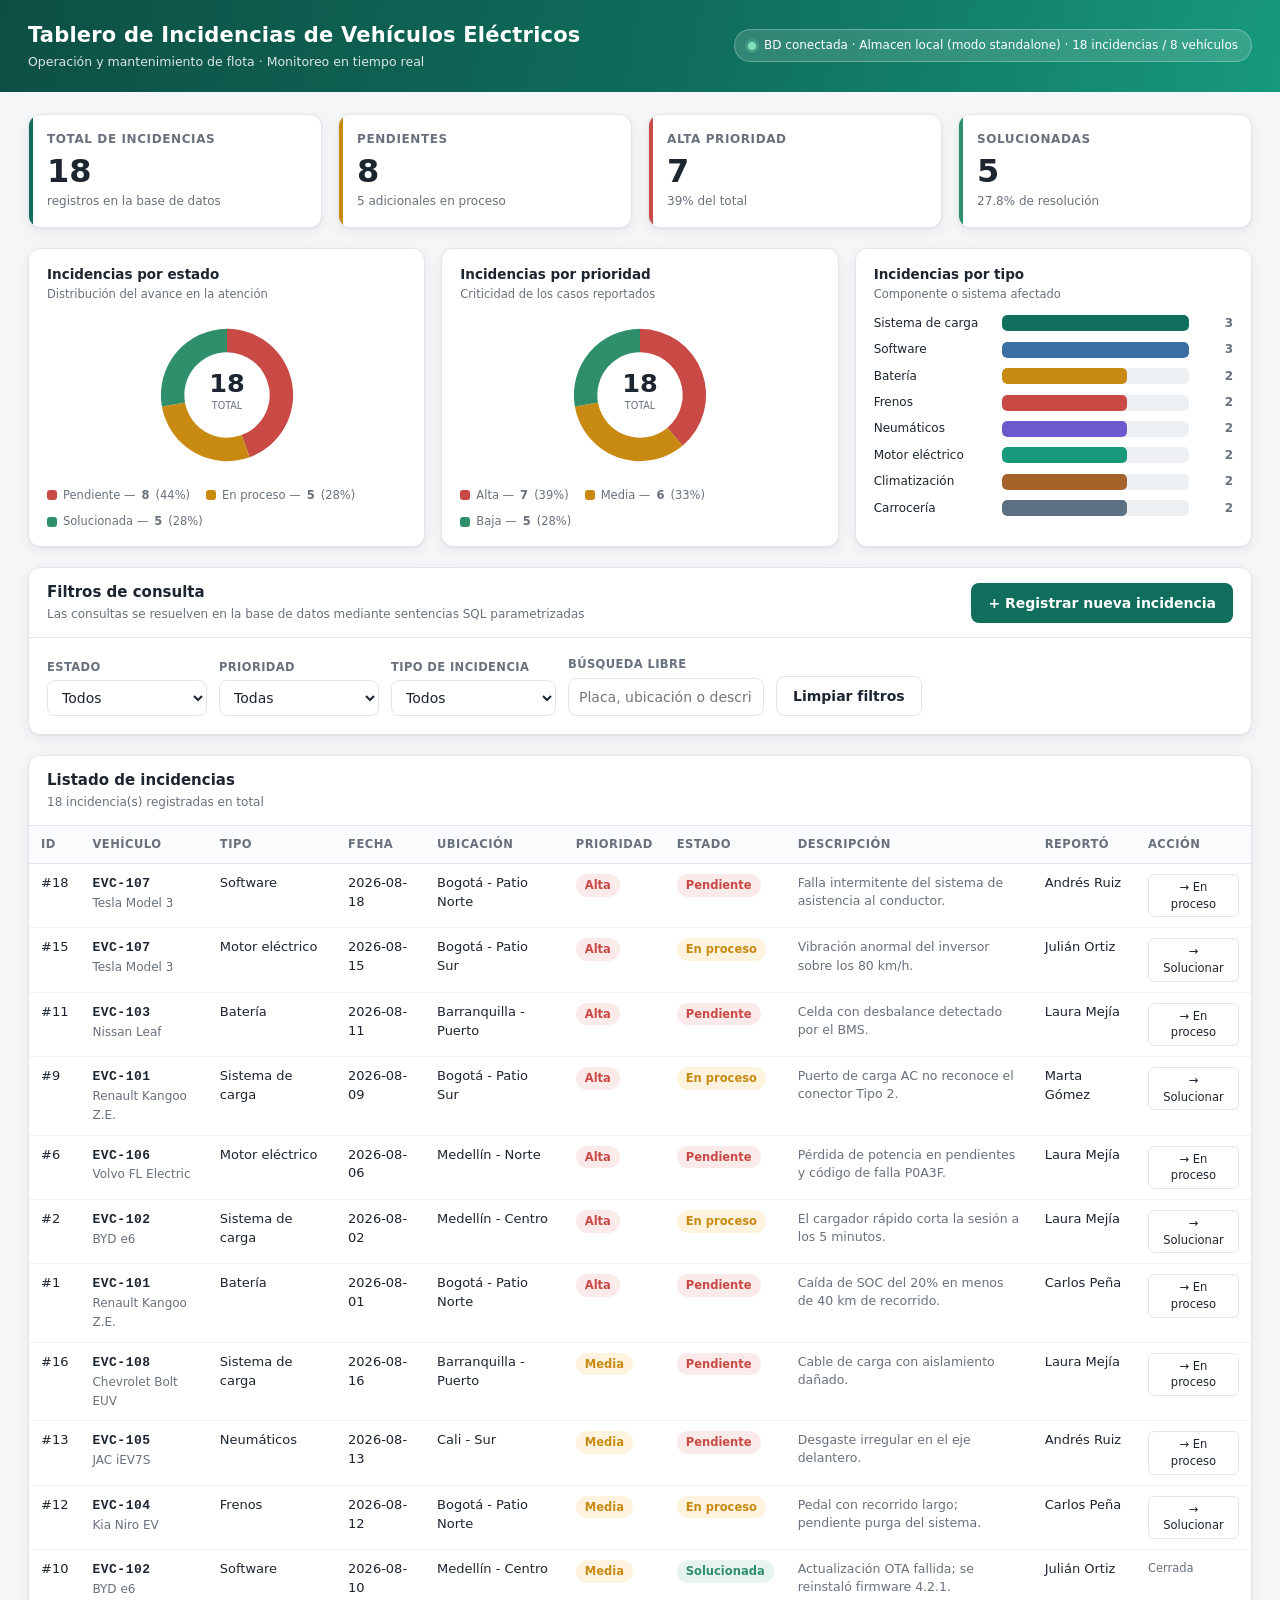
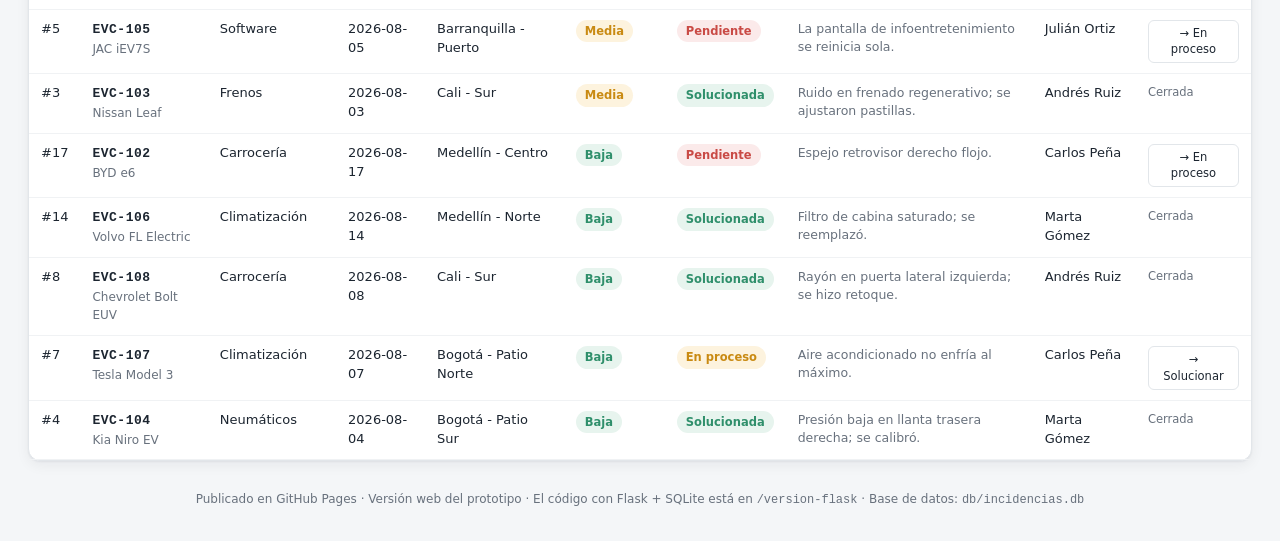
<file: index.html>
<!DOCTYPE html>
<html lang="es">
<head>
<meta charset="UTF-8">
<meta name="viewport" content="width=device-width, initial-scale=1">
<title>Tablero de Incidencias de Vehículos Eléctricos</title>
<style>
/* ===========================================================
   Tablero de Incidencias de Vehículos Eléctricos - estilos
   =========================================================== */
:root{
  --bg:#f4f6f8;
  --surface:#ffffff;
  --border:#e2e6ea;
  --text:#1c2530;
  --muted:#68717d;
  --brand:#0f6e5c;
  --brand-soft:#e6f2ef;
  --alta:#c94a45;
  --media:#c98a12;
  --baja:#2f8f6b;
  --azul:#3a6ea5;
  --violeta:#6a5acd;
  --radius:12px;
  --shadow:0 1px 2px rgba(16,24,40,.05), 0 4px 14px rgba(16,24,40,.06);
  font-synthesis:none;
}

*{box-sizing:border-box;margin:0;padding:0}
body{
  font-family:"Segoe UI",system-ui,-apple-system,"Helvetica Neue",Arial,sans-serif;
  background:var(--bg); color:var(--text); line-height:1.45; font-size:14px;
}

/* ---------- Encabezado ---------- */
header.topbar{
  background:linear-gradient(100deg,#0d4f45 0%,#0f6e5c 55%,#17997c 100%);
  color:#fff; padding:20px 28px;
  display:flex; align-items:center; justify-content:space-between; flex-wrap:wrap; gap:14px;
}
.topbar h1{font-size:21px; font-weight:650; letter-spacing:.2px}
.topbar .sub{font-size:12.5px; opacity:.85; margin-top:3px}
.badge-conn{
  background:rgba(255,255,255,.14); border:1px solid rgba(255,255,255,.28);
  padding:7px 13px; border-radius:999px; font-size:12px; display:flex; align-items:center; gap:8px;
}
.dot{width:8px;height:8px;border-radius:50%;background:#7ee2b8;box-shadow:0 0 0 3px rgba(126,226,184,.25)}

main{padding:22px 28px 40px; max-width:1400px; margin:0 auto}

/* ---------- Tarjetas KPI ---------- */
.kpis{display:grid;grid-template-columns:repeat(4,1fr);gap:16px;margin-bottom:20px}
.kpi{
  background:var(--surface); border:1px solid var(--border); border-radius:var(--radius);
  padding:16px 18px; box-shadow:var(--shadow); position:relative; overflow:hidden;
}
.kpi::before{content:"";position:absolute;left:0;top:0;bottom:0;width:4px;background:var(--brand)}
.kpi.pend::before{background:var(--media)}
.kpi.alta::before{background:var(--alta)}
.kpi.ok::before{background:var(--baja)}
.kpi .label{font-size:12px;color:var(--muted);text-transform:uppercase;letter-spacing:.6px;font-weight:600}
.kpi .value{font-size:32px;font-weight:680;margin-top:6px;line-height:1.1}
.kpi .hint{font-size:12px;color:var(--muted);margin-top:4px}

/* ---------- Paneles ---------- */
.panel{
  background:var(--surface); border:1px solid var(--border);
  border-radius:var(--radius); box-shadow:var(--shadow); margin-bottom:20px;
}
.panel-head{
  padding:14px 18px; border-bottom:1px solid var(--border);
  display:flex; align-items:center; justify-content:space-between; gap:12px; flex-wrap:wrap;
}
.panel-head h2{font-size:15px;font-weight:640}
.panel-head .desc{font-size:12px;color:var(--muted);margin-top:2px}
.panel-body{padding:18px}

/* ---------- Gráficos ---------- */
.charts{display:grid;grid-template-columns:repeat(3,1fr);gap:16px;margin-bottom:20px}
.chart-card{background:var(--surface);border:1px solid var(--border);border-radius:var(--radius);box-shadow:var(--shadow);padding:16px 18px}
.chart-card h3{font-size:13.5px;font-weight:640;margin-bottom:2px}
.chart-card .desc{font-size:11.5px;color:var(--muted);margin-bottom:12px}
.legend{display:flex;flex-wrap:wrap;gap:10px 16px;margin-top:12px}
.legend span{display:flex;align-items:center;gap:6px;font-size:11.5px;color:var(--muted)}
.legend i{width:10px;height:10px;border-radius:3px;display:inline-block}
.bar-row{display:grid;grid-template-columns:118px 1fr 34px;align-items:center;gap:10px;margin-bottom:9px;font-size:12px}
.bar-track{background:#eef1f4;border-radius:5px;height:16px;overflow:hidden}
.bar-fill{display:block;height:100%;border-radius:5px}
.bar-row .num{text-align:right;font-variant-numeric:tabular-nums;font-weight:620;color:var(--muted)}

/* ---------- Filtros ---------- */
.filtros{display:flex;flex-wrap:wrap;gap:12px;align-items:flex-end}
.campo{display:flex;flex-direction:column;gap:5px}
.campo label{font-size:11.5px;font-weight:620;color:var(--muted);text-transform:uppercase;letter-spacing:.4px}
select,input[type=text],input[type=date],textarea{
  font:inherit;padding:8px 10px;border:1px solid var(--border);border-radius:8px;
  background:#fff;color:var(--text);min-width:160px;
}
select:focus,input:focus,textarea:focus{outline:2px solid var(--brand);outline-offset:1px;border-color:var(--brand)}
.btn{
  font:inherit;font-weight:620;border:1px solid transparent;border-radius:8px;
  padding:9px 16px;cursor:pointer;background:var(--brand);color:#fff;
}
.btn:hover{filter:brightness(1.08)}
.btn.sec{background:#fff;color:var(--text);border-color:var(--border)}
.btn.sec:hover{background:#f2f4f6;filter:none}

/* ---------- Tabla ---------- */
.tabla-wrap{overflow-x:auto}
table{width:100%;border-collapse:collapse;font-size:13px}
thead th{
  text-align:left;font-size:11.5px;text-transform:uppercase;letter-spacing:.5px;
  color:var(--muted);background:#fafbfc;padding:10px 12px;border-bottom:1px solid var(--border);white-space:nowrap;
}
tbody td{padding:10px 12px;border-bottom:1px solid #f0f2f4;vertical-align:top}
tbody tr:hover{background:#fafbfc}
td.desc{max-width:300px;color:var(--muted);font-size:12.5px}
.placa{font-weight:640;font-family:"Consolas",monospace;letter-spacing:.5px}
.chip{display:inline-block;padding:3px 9px;border-radius:999px;font-size:11.5px;font-weight:620;white-space:nowrap}
.chip.Alta{background:#fbeaea;color:var(--alta)}
.chip.Media{background:#fdf3de;color:var(--media)}
.chip.Baja{background:#e7f4ee;color:var(--baja)}
.chip.Pendiente{background:#fbeaea;color:var(--alta)}
.chip.Enproceso{background:#fdf3de;color:var(--media)}
.chip.Solucionada{background:#e7f4ee;color:var(--baja)}
.vacio{text-align:center;color:var(--muted);padding:34px;font-size:13px}
.acciones{display:flex;gap:6px}
.mini{font:inherit;font-size:11.5px;padding:4px 9px;border-radius:6px;border:1px solid var(--border);background:#fff;cursor:pointer;color:var(--text)}
.mini:hover{background:#f2f4f6}

/* ---------- Modal ---------- */
.overlay{position:fixed;inset:0;background:rgba(16,24,40,.45);display:none;align-items:center;justify-content:center;padding:20px;z-index:50}
.overlay.open{display:flex}
.modal{background:#fff;border-radius:14px;width:100%;max-width:620px;box-shadow:0 20px 50px rgba(16,24,40,.25);max-height:92vh;overflow:auto}
.modal header{padding:18px 22px;border-bottom:1px solid var(--border);display:flex;justify-content:space-between;align-items:center}
.modal header h2{font-size:16px}
.modal .cerrar{background:none;border:none;font-size:22px;cursor:pointer;color:var(--muted);line-height:1}
.form-grid{padding:20px 22px;display:grid;grid-template-columns:1fr 1fr;gap:14px}
.form-grid .full{grid-column:1/-1}
.form-grid .campo select,.form-grid .campo input,.form-grid .campo textarea{width:100%;min-width:0}
.modal footer{padding:16px 22px;border-top:1px solid var(--border);display:flex;justify-content:flex-end;gap:10px}
.aviso{margin:0 22px;padding:10px 12px;border-radius:8px;font-size:12.5px;display:none}
.aviso.err{display:block;background:#fbeaea;color:var(--alta)}
.toast{
  position:fixed;right:22px;bottom:22px;background:#12303a;color:#fff;padding:12px 18px;
  border-radius:10px;font-size:13px;box-shadow:0 10px 30px rgba(0,0,0,.25);opacity:0;
  transform:translateY(10px);transition:.25s;z-index:60;
}
.toast.show{opacity:1;transform:translateY(0)}
footer.pie{text-align:center;color:var(--muted);font-size:12px;padding:10px 0 0}

@media (max-width:1100px){.charts{grid-template-columns:1fr 1fr}.kpis{grid-template-columns:1fr 1fr}}
@media (max-width:680px){.charts,.kpis{grid-template-columns:1fr}.form-grid{grid-template-columns:1fr}}

</style>
</head>
<body>

<header class="topbar">
  <div>
    <h1>Tablero de Incidencias de Vehículos Eléctricos</h1>
    <div class="sub">Operación y mantenimiento de flota &middot; Monitoreo en tiempo real</div>
  </div>
  <div class="badge-conn"><span class="dot"></span><span id="estado-conexion">Verificando conexión…</span></div>
</header>

<main>

  <!-- ===================== INDICADORES ===================== -->
  <section class="kpis">
    <div class="kpi">
      <div class="label">Total de incidencias</div>
      <div class="value" id="kpi-total">–</div>
      <div class="hint" id="kpi-total-hint">registros en la base de datos</div>
    </div>
    <div class="kpi pend">
      <div class="label">Pendientes</div>
      <div class="value" id="kpi-pendientes">–</div>
      <div class="hint" id="kpi-pend-hint">sin iniciar atención</div>
    </div>
    <div class="kpi alta">
      <div class="label">Alta prioridad</div>
      <div class="value" id="kpi-alta">–</div>
      <div class="hint" id="kpi-alta-hint">requieren atención inmediata</div>
    </div>
    <div class="kpi ok">
      <div class="label">Solucionadas</div>
      <div class="value" id="kpi-solucionadas">–</div>
      <div class="hint" id="kpi-ok-hint">cerradas</div>
    </div>
  </section>

  <!-- ===================== GRÁFICOS ===================== -->
  <section class="charts">
    <div class="chart-card">
      <h3>Incidencias por estado</h3>
      <div class="desc">Distribución del avance en la atención</div>
      <div id="chart-estado"></div>
    </div>
    <div class="chart-card">
      <h3>Incidencias por prioridad</h3>
      <div class="desc">Criticidad de los casos reportados</div>
      <div id="chart-prioridad"></div>
    </div>
    <div class="chart-card">
      <h3>Incidencias por tipo</h3>
      <div class="desc">Componente o sistema afectado</div>
      <div id="chart-tipo"></div>
    </div>
  </section>

  <!-- ===================== FILTROS ===================== -->
  <section class="panel">
    <div class="panel-head">
      <div>
        <h2>Filtros de consulta</h2>
        <div class="desc">Las consultas se resuelven en la base de datos mediante sentencias SQL parametrizadas</div>
      </div>
      <button class="btn" id="btn-nueva">+ Registrar nueva incidencia</button>
    </div>
    <div class="panel-body">
      <div class="filtros">
        <div class="campo">
          <label for="f-estado">Estado</label>
          <select id="f-estado">
            <option value="">Todos</option>
            <option value="Pendiente">Pendiente</option><option value="En proceso">En proceso</option><option value="Solucionada">Solucionada</option>
          </select>
        </div>
        <div class="campo">
          <label for="f-prioridad">Prioridad</label>
          <select id="f-prioridad">
            <option value="">Todas</option>
            <option value="Alta">Alta</option><option value="Media">Media</option><option value="Baja">Baja</option>
          </select>
        </div>
        <div class="campo">
          <label for="f-tipo">Tipo de incidencia</label>
          <select id="f-tipo">
            <option value="">Todos</option>
            <option value="Batería">Batería</option><option value="Sistema de carga">Sistema de carga</option><option value="Frenos">Frenos</option><option value="Neumáticos">Neumáticos</option><option value="Software">Software</option><option value="Motor eléctrico">Motor eléctrico</option><option value="Carrocería">Carrocería</option><option value="Climatización">Climatización</option>
          </select>
        </div>
        <div class="campo">
          <label for="f-q">Búsqueda libre</label>
          <input type="text" id="f-q" placeholder="Placa, ubicación o descripción">
        </div>
        <button class="btn sec" id="btn-limpiar">Limpiar filtros</button>
      </div>
    </div>
  </section>

  <!-- ===================== TABLA ===================== -->
  <section class="panel">
    <div class="panel-head">
      <div>
        <h2>Listado de incidencias</h2>
        <div class="desc" id="resumen-tabla">Cargando…</div>
      </div>
    </div>
    <div class="tabla-wrap">
      <table>
        <thead>
          <tr>
            <th>ID</th><th>Vehículo</th><th>Tipo</th><th>Fecha</th>
            <th>Ubicación</th><th>Prioridad</th><th>Estado</th>
            <th>Descripción</th><th>Reportó</th><th>Acción</th>
          </tr>
        </thead>
        <tbody id="tbody"></tbody>
      </table>
    </div>
  </section>

  <footer class="pie">Publicado en GitHub Pages &middot; Versión web del prototipo &middot; El código con Flask + SQLite está en <code>/version-flask</code> &middot; Base de datos: <code>db/incidencias.db</code></footer>
</main>

<!-- ===================== MODAL DE REGISTRO ===================== -->
<div class="overlay" id="overlay">
  <div class="modal" role="dialog" aria-modal="true" aria-labelledby="modal-title">
    <header>
      <h2 id="modal-title">Registrar nueva incidencia</h2>
      <button class="cerrar" id="btn-cerrar" aria-label="Cerrar">&times;</button>
    </header>
    <div class="aviso err" id="aviso"></div>
    <form id="form-inc">
      <div class="form-grid">
        <div class="campo">
          <label for="i-placa">Vehículo (placa) *</label>
          <select id="i-placa" required></select>
        </div>
        <div class="campo">
          <label for="i-tipo">Tipo de incidencia *</label>
          <select id="i-tipo" required>
            <option value="Batería">Batería</option><option value="Sistema de carga">Sistema de carga</option><option value="Frenos">Frenos</option><option value="Neumáticos">Neumáticos</option><option value="Software">Software</option><option value="Motor eléctrico">Motor eléctrico</option><option value="Carrocería">Carrocería</option><option value="Climatización">Climatización</option>
          </select>
        </div>
        <div class="campo">
          <label for="i-fecha">Fecha *</label>
          <input type="date" id="i-fecha" value="2026-08-19" required>
        </div>
        <div class="campo">
          <label for="i-ubicacion">Ubicación *</label>
          <input type="text" id="i-ubicacion" placeholder="Ej: Bogotá - Patio Norte" required>
        </div>
        <div class="campo">
          <label for="i-prioridad">Prioridad *</label>
          <select id="i-prioridad" required>
            <option value="Alta">Alta</option><option value="Media">Media</option><option value="Baja">Baja</option>
          </select>
        </div>
        <div class="campo">
          <label for="i-estado">Estado *</label>
          <select id="i-estado" required>
            <option value="Pendiente">Pendiente</option><option value="En proceso">En proceso</option><option value="Solucionada">Solucionada</option>
          </select>
        </div>
        <div class="campo full">
          <label for="i-reporto">Reportado por</label>
          <input type="text" id="i-reporto" placeholder="Nombre del responsable">
        </div>
        <div class="campo full">
          <label for="i-desc">Descripción</label>
          <textarea id="i-desc" rows="3" placeholder="Detalle de la falla observada"></textarea>
        </div>
      </div>
      <footer>
        <button type="button" class="btn sec" id="btn-cancelar">Cancelar</button>
        <button type="submit" class="btn">Guardar incidencia</button>
      </footer>
    </form>
  </div>
</div>

<div class="toast" id="toast"></div>
<script>

/* ===========================================================
   CAPA DE DATOS LOCAL (version standalone, sin servidor)
   Emula los endpoints REST de Flask sobre un almacen local.
   La version oficial del proyecto usa SQLite a traves de app.py.
   =========================================================== */
(function () {
  const SEMILLA = {"vehiculos": [{"id": 1, "placa": "EVC-101", "marca": "Renault", "modelo": "Kangoo Z.E.", "anio": 2022, "autonomia_km": 270}, {"id": 2, "placa": "EVC-102", "marca": "BYD", "modelo": "e6", "anio": 2023, "autonomia_km": 400}, {"id": 3, "placa": "EVC-103", "marca": "Nissan", "modelo": "Leaf", "anio": 2021, "autonomia_km": 385}, {"id": 4, "placa": "EVC-104", "marca": "Kia", "modelo": "Niro EV", "anio": 2023, "autonomia_km": 455}, {"id": 5, "placa": "EVC-105", "marca": "JAC", "modelo": "iEV7S", "anio": 2022, "autonomia_km": 300}, {"id": 6, "placa": "EVC-106", "marca": "Volvo", "modelo": "FL Electric", "anio": 2024, "autonomia_km": 300}, {"id": 7, "placa": "EVC-107", "marca": "Tesla", "modelo": "Model 3", "anio": 2023, "autonomia_km": 510}, {"id": 8, "placa": "EVC-108", "marca": "Chevrolet", "modelo": "Bolt EUV", "anio": 2022, "autonomia_km": 397}], "incidencias": [{"id": 1, "vehiculo_id": 1, "tipo": "Batería", "fecha": "2026-08-01", "ubicacion": "Bogotá - Patio Norte", "prioridad": "Alta", "estado": "Pendiente", "descripcion": "Caída de SOC del 20% en menos de 40 km de recorrido.", "reportado_por": "Carlos Peña", "placa": "EVC-101", "marca": "Renault", "modelo": "Kangoo Z.E."}, {"id": 2, "vehiculo_id": 2, "tipo": "Sistema de carga", "fecha": "2026-08-02", "ubicacion": "Medellín - Centro", "prioridad": "Alta", "estado": "En proceso", "descripcion": "El cargador rápido corta la sesión a los 5 minutos.", "reportado_por": "Laura Mejía", "placa": "EVC-102", "marca": "BYD", "modelo": "e6"}, {"id": 3, "vehiculo_id": 3, "tipo": "Frenos", "fecha": "2026-08-03", "ubicacion": "Cali - Sur", "prioridad": "Media", "estado": "Solucionada", "descripcion": "Ruido en frenado regenerativo; se ajustaron pastillas.", "reportado_por": "Andrés Ruiz", "placa": "EVC-103", "marca": "Nissan", "modelo": "Leaf"}, {"id": 4, "vehiculo_id": 4, "tipo": "Neumáticos", "fecha": "2026-08-04", "ubicacion": "Bogotá - Patio Sur", "prioridad": "Baja", "estado": "Solucionada", "descripcion": "Presión baja en llanta trasera derecha; se calibró.", "reportado_por": "Marta Gómez", "placa": "EVC-104", "marca": "Kia", "modelo": "Niro EV"}, {"id": 5, "vehiculo_id": 5, "tipo": "Software", "fecha": "2026-08-05", "ubicacion": "Barranquilla - Puerto", "prioridad": "Media", "estado": "Pendiente", "descripcion": "La pantalla de infoentretenimiento se reinicia sola.", "reportado_por": "Julián Ortiz", "placa": "EVC-105", "marca": "JAC", "modelo": "iEV7S"}, {"id": 6, "vehiculo_id": 6, "tipo": "Motor eléctrico", "fecha": "2026-08-06", "ubicacion": "Medellín - Norte", "prioridad": "Alta", "estado": "Pendiente", "descripcion": "Pérdida de potencia en pendientes y código de falla P0A3F.", "reportado_por": "Laura Mejía", "placa": "EVC-106", "marca": "Volvo", "modelo": "FL Electric"}, {"id": 7, "vehiculo_id": 7, "tipo": "Climatización", "fecha": "2026-08-07", "ubicacion": "Bogotá - Patio Norte", "prioridad": "Baja", "estado": "En proceso", "descripcion": "Aire acondicionado no enfría al máximo.", "reportado_por": "Carlos Peña", "placa": "EVC-107", "marca": "Tesla", "modelo": "Model 3"}, {"id": 8, "vehiculo_id": 8, "tipo": "Carrocería", "fecha": "2026-08-08", "ubicacion": "Cali - Sur", "prioridad": "Baja", "estado": "Solucionada", "descripcion": "Rayón en puerta lateral izquierda; se hizo retoque.", "reportado_por": "Andrés Ruiz", "placa": "EVC-108", "marca": "Chevrolet", "modelo": "Bolt EUV"}, {"id": 9, "vehiculo_id": 1, "tipo": "Sistema de carga", "fecha": "2026-08-09", "ubicacion": "Bogotá - Patio Sur", "prioridad": "Alta", "estado": "En proceso", "descripcion": "Puerto de carga AC no reconoce el conector Tipo 2.", "reportado_por": "Marta Gómez", "placa": "EVC-101", "marca": "Renault", "modelo": "Kangoo Z.E."}, {"id": 10, "vehiculo_id": 2, "tipo": "Software", "fecha": "2026-08-10", "ubicacion": "Medellín - Centro", "prioridad": "Media", "estado": "Solucionada", "descripcion": "Actualización OTA fallida; se reinstaló firmware 4.2.1.", "reportado_por": "Julián Ortiz", "placa": "EVC-102", "marca": "BYD", "modelo": "e6"}, {"id": 11, "vehiculo_id": 3, "tipo": "Batería", "fecha": "2026-08-11", "ubicacion": "Barranquilla - Puerto", "prioridad": "Alta", "estado": "Pendiente", "descripcion": "Celda con desbalance detectado por el BMS.", "reportado_por": "Laura Mejía", "placa": "EVC-103", "marca": "Nissan", "modelo": "Leaf"}, {"id": 12, "vehiculo_id": 4, "tipo": "Frenos", "fecha": "2026-08-12", "ubicacion": "Bogotá - Patio Norte", "prioridad": "Media", "estado": "En proceso", "descripcion": "Pedal con recorrido largo; pendiente purga del sistema.", "reportado_por": "Carlos Peña", "placa": "EVC-104", "marca": "Kia", "modelo": "Niro EV"}, {"id": 13, "vehiculo_id": 5, "tipo": "Neumáticos", "fecha": "2026-08-13", "ubicacion": "Cali - Sur", "prioridad": "Media", "estado": "Pendiente", "descripcion": "Desgaste irregular en el eje delantero.", "reportado_por": "Andrés Ruiz", "placa": "EVC-105", "marca": "JAC", "modelo": "iEV7S"}, {"id": 14, "vehiculo_id": 6, "tipo": "Climatización", "fecha": "2026-08-14", "ubicacion": "Medellín - Norte", "prioridad": "Baja", "estado": "Solucionada", "descripcion": "Filtro de cabina saturado; se reemplazó.", "reportado_por": "Marta Gómez", "placa": "EVC-106", "marca": "Volvo", "modelo": "FL Electric"}, {"id": 15, "vehiculo_id": 7, "tipo": "Motor eléctrico", "fecha": "2026-08-15", "ubicacion": "Bogotá - Patio Sur", "prioridad": "Alta", "estado": "En proceso", "descripcion": "Vibración anormal del inversor sobre los 80 km/h.", "reportado_por": "Julián Ortiz", "placa": "EVC-107", "marca": "Tesla", "modelo": "Model 3"}, {"id": 16, "vehiculo_id": 8, "tipo": "Sistema de carga", "fecha": "2026-08-16", "ubicacion": "Barranquilla - Puerto", "prioridad": "Media", "estado": "Pendiente", "descripcion": "Cable de carga con aislamiento dañado.", "reportado_por": "Laura Mejía", "placa": "EVC-108", "marca": "Chevrolet", "modelo": "Bolt EUV"}, {"id": 17, "vehiculo_id": 2, "tipo": "Carrocería", "fecha": "2026-08-17", "ubicacion": "Medellín - Centro", "prioridad": "Baja", "estado": "Pendiente", "descripcion": "Espejo retrovisor derecho flojo.", "reportado_por": "Carlos Peña", "placa": "EVC-102", "marca": "BYD", "modelo": "e6"}, {"id": 18, "vehiculo_id": 7, "tipo": "Software", "fecha": "2026-08-18", "ubicacion": "Bogotá - Patio Norte", "prioridad": "Alta", "estado": "Pendiente", "descripcion": "Falla intermitente del sistema de asistencia al conductor.", "reportado_por": "Andrés Ruiz", "placa": "EVC-107", "marca": "Tesla", "modelo": "Model 3"}]};
  const CLAVE = 'tablero_incidencias_ev';

  function cargar() {
    try { const g = localStorage.getItem(CLAVE); if (g) return JSON.parse(g); } catch (e) {}
    return JSON.parse(JSON.stringify(SEMILLA));
  }
  function guardar(d) { try { localStorage.setItem(CLAVE, JSON.stringify(d)); } catch (e) {} }

  let DATOS = cargar();
  const orden = { 'Alta': 1, 'Media': 2, 'Baja': 3 };

  function agrupar(campo) {
    const m = {};
    DATOS.incidencias.forEach(i => { m[i[campo]] = (m[i[campo]] || 0) + 1; });
    return Object.entries(m).map(([etiqueta, total]) => ({ etiqueta, total }))
                 .sort((a, b) => b.total - a.total);
  }

  function responder(obj, status) {
    return Promise.resolve(new Response(JSON.stringify(obj), {
      status: status || 200, headers: { 'Content-Type': 'application/json' }
    }));
  }

  const fetchReal = window.fetch.bind(window);

  window.fetch = function (url, opciones) {
    const o = opciones || {};
    const metodo = (o.method || 'GET').toUpperCase();
    const u = new URL(String(url), 'http://local/');
    const ruta = u.pathname;

    if (!ruta.startsWith('/api/')) return fetchReal(url, opciones);

    /* --- GET /api/salud --- */
    if (ruta === '/api/salud') {
      return responder({
        conexion: 'OK', motor: 'Almacen local (modo standalone)',
        archivo_bd: 'memoria del navegador',
        registros: { vehiculos: DATOS.vehiculos.length, incidencias: DATOS.incidencias.length }
      });
    }

    /* --- GET /api/vehiculos --- */
    if (ruta === '/api/vehiculos') return responder(DATOS.vehiculos);

    /* --- GET /api/metricas --- */
    if (ruta === '/api/metricas') {
      const I = DATOS.incidencias, n = (f) => I.filter(f).length;
      const total = I.length, sol = n(i => i.estado === 'Solucionada');
      return responder({
        total: total,
        pendientes: n(i => i.estado === 'Pendiente'),
        en_proceso: n(i => i.estado === 'En proceso'),
        solucionadas: sol,
        alta_prioridad: n(i => i.prioridad === 'Alta'),
        porcentaje_solucion: total ? Math.round(sol * 1000 / total) / 10 : 0
      });
    }

    /* --- GET /api/estadisticas --- */
    if (ruta === '/api/estadisticas') {
      return responder({
        por_tipo: agrupar('tipo'), por_estado: agrupar('estado'),
        por_prioridad: agrupar('prioridad'), por_ubicacion: agrupar('ubicacion')
      });
    }

    /* --- /api/incidencias --- */
    if (ruta === '/api/incidencias' && metodo === 'GET') {
      const p = u.searchParams;
      const q = (p.get('q') || '').toLowerCase();
      let r = DATOS.incidencias.filter(i =>
        (!p.get('estado')    || i.estado    === p.get('estado')) &&
        (!p.get('prioridad') || i.prioridad === p.get('prioridad')) &&
        (!p.get('tipo')      || i.tipo      === p.get('tipo')) &&
        (!q || (i.placa + ' ' + i.ubicacion + ' ' + (i.descripcion || '')).toLowerCase().includes(q))
      );
      r.sort((a, b) => (orden[a.prioridad] - orden[b.prioridad]) || b.fecha.localeCompare(a.fecha));
      return responder({ total: r.length, incidencias: r });
    }

    if (ruta === '/api/incidencias' && metodo === 'POST') {
      const d = JSON.parse(o.body || '{}');
      const faltan = ['placa','tipo','fecha','ubicacion','prioridad','estado'].filter(c => !d[c]);
      if (faltan.length) return responder({ error: 'Campos obligatorios faltantes', campos: faltan }, 400);
      const v = DATOS.vehiculos.find(x => x.placa === d.placa);
      if (!v) return responder({ error: 'La placa ' + d.placa + ' no existe en la flota' }, 404);
      const id = DATOS.incidencias.reduce((m, i) => Math.max(m, i.id), 0) + 1;
      DATOS.incidencias.push({
        id: id, vehiculo_id: v.id, tipo: d.tipo, fecha: d.fecha,
        ubicacion: d.ubicacion, prioridad: d.prioridad, estado: d.estado,
        descripcion: d.descripcion || '', reportado_por: d.reportado_por || '',
        placa: v.placa, marca: v.marca, modelo: v.modelo
      });
      guardar(DATOS);
      return responder({ mensaje: 'Incidencia registrada', id: id }, 201);
    }

    const m = ruta.match(/^\/api\/incidencias\/(\d+)$/);
    if (m) {
      const id = parseInt(m[1], 10);
      const idx = DATOS.incidencias.findIndex(i => i.id === id);
      if (idx < 0) return responder({ error: 'Incidencia no encontrada' }, 404);
      if (metodo === 'PUT') {
        const d = JSON.parse(o.body || '{}');
        if (d.estado)    DATOS.incidencias[idx].estado = d.estado;
        if (d.prioridad) DATOS.incidencias[idx].prioridad = d.prioridad;
        guardar(DATOS);
        return responder({ mensaje: 'Incidencia actualizada', id: id });
      }
      if (metodo === 'DELETE') {
        DATOS.incidencias.splice(idx, 1); guardar(DATOS);
        return responder({ mensaje: 'Incidencia eliminada', id: id });
      }
    }

    return responder({ error: 'Ruta no encontrada' }, 404);
  };

  /* Boton oculto para restablecer los datos originales: Ctrl + Alt + R */
  document.addEventListener('keydown', function (e) {
    if (e.ctrlKey && e.altKey && e.key.toLowerCase() === 'r') {
      try { localStorage.removeItem(CLAVE); } catch (x) {}
      location.reload();
    }
  });
})();

</script>
<script>
/* ===========================================================
   Tablero de Incidencias de Vehículos Eléctricos
   Lógica de front-end: consume la API REST de Flask.
   =========================================================== */

const API = {
  incidencias: '/api/incidencias',
  metricas:    '/api/metricas',
  estadisticas:'/api/estadisticas',
  vehiculos:   '/api/vehiculos',
  salud:       '/api/salud'
};

const COLOR = {
  'Alta':'#c94a45', 'Media':'#c98a12', 'Baja':'#2f8f6b',
  'Pendiente':'#c94a45', 'En proceso':'#c98a12', 'Solucionada':'#2f8f6b'
};
const PALETA = ['#0f6e5c','#3a6ea5','#c98a12','#c94a45','#6a5acd','#17997c','#a4632a','#5b7083'];

const $ = (id) => document.getElementById(id);
const esc = (s) => String(s ?? '').replace(/[&<>"']/g, c =>
  ({'&':'&amp;','<':'&lt;','>':'&gt;','"':'&quot;',"'":'&#39;'}[c]));

/* ---------------- Gráfico de dona (SVG) ---------------- */
function dona(contenedor, datos, colores) {
  const total = datos.reduce((a, d) => a + d.total, 0);
  const R = 62, r = 40, cx = 75, cy = 75;
  let ang = -Math.PI / 2, paths = '';

  if (total === 0) { contenedor.innerHTML = '<p class="vacio">Sin datos</p>'; return; }

  datos.forEach((d, i) => {
    const frac = d.total / total;
    const fin = ang + frac * Math.PI * 2;
    const largo = frac > 0.5 ? 1 : 0;
    const color = colores[d.etiqueta] || PALETA[i % PALETA.length];
    if (frac >= 0.9999) {
      paths += `<circle cx="${cx}" cy="${cy}" r="${(R + r) / 2}" fill="none"
                 stroke="${color}" stroke-width="${R - r}"/>`;
    } else {
      const p = (rad, a) => `${(cx + rad * Math.cos(a)).toFixed(2)},${(cy + rad * Math.sin(a)).toFixed(2)}`;
      paths += `<path d="M ${p(R, ang)} A ${R} ${R} 0 ${largo} 1 ${p(R, fin)}
                        L ${p(r, fin)} A ${r} ${r} 0 ${largo} 0 ${p(r, ang)} Z"
                 fill="${color}"><title>${esc(d.etiqueta)}: ${d.total}</title></path>`;
    }
    ang = fin;
  });

  const leyenda = datos.map((d, i) => {
    const color = colores[d.etiqueta] || PALETA[i % PALETA.length];
    const pct = Math.round(d.total * 100 / total);
    return `<span><i style="background:${color}"></i>${esc(d.etiqueta)} — <b>${d.total}</b> (${pct}%)</span>`;
  }).join('');

  contenedor.innerHTML = `
    <div style="display:flex;justify-content:center">
      <svg viewBox="0 0 150 150" width="160" height="160" role="img"
           aria-label="Distribución de incidencias">
        ${paths}
        <text x="75" y="72" text-anchor="middle" font-size="24" font-weight="700" fill="#1c2530">${total}</text>
        <text x="75" y="88" text-anchor="middle" font-size="9" fill="#68717d">TOTAL</text>
      </svg>
    </div>
    <div class="legend">${leyenda}</div>`;
}

/* ---------------- Gráfico de barras horizontales ---------------- */
function barras(contenedor, datos, colores) {
  if (!datos.length) { contenedor.innerHTML = '<p class="vacio">Sin datos</p>'; return; }
  const max = Math.max(...datos.map(d => d.total));
  contenedor.innerHTML = datos.map((d, i) => {
    const color = (colores && colores[d.etiqueta]) || PALETA[i % PALETA.length];
    const ancho = Math.max(4, Math.round(d.total * 100 / max));
    return `<div class="bar-row">
              <span title="${esc(d.etiqueta)}">${esc(d.etiqueta)}</span>
              <span class="bar-track"><span class="bar-fill" style="width:${ancho}%;background:${color}"></span></span>
              <span class="num">${d.total}</span>
            </div>`;
  }).join('');
}

/* ---------------- Carga de datos ---------------- */
async function cargarMetricas() {
  const m = await (await fetch(API.metricas)).json();
  $('kpi-total').textContent        = m.total;
  $('kpi-pendientes').textContent   = m.pendientes;
  $('kpi-alta').textContent         = m.alta_prioridad;
  $('kpi-solucionadas').textContent = m.solucionadas;
  $('kpi-pend-hint').textContent    = `${m.en_proceso} adicionales en proceso`;
  $('kpi-ok-hint').textContent      = `${m.porcentaje_solucion}% de resolución`;
  $('kpi-alta-hint').textContent    = m.total ? `${Math.round(m.alta_prioridad*100/m.total)}% del total` : '—';
}

async function cargarGraficos() {
  const s = await (await fetch(API.estadisticas)).json();
  dona($('chart-estado'), s.por_estado, COLOR);
  dona($('chart-prioridad'), s.por_prioridad, COLOR);
  barras($('chart-tipo'), s.por_tipo, null);
}

function filtrosActuales() {
  const p = new URLSearchParams();
  const estado = $('f-estado').value, prio = $('f-prioridad').value,
        tipo = $('f-tipo').value, q = $('f-q').value.trim();
  if (estado) p.set('estado', estado);
  if (prio)   p.set('prioridad', prio);
  if (tipo)   p.set('tipo', tipo);
  if (q)      p.set('q', q);
  return p;
}

async function cargarTabla() {
  const p = filtrosActuales();
  const r = await (await fetch(`${API.incidencias}?${p}`)).json();
  const tb = $('tbody');

  $('resumen-tabla').textContent = p.toString()
    ? `${r.total} incidencia(s) coinciden con los filtros aplicados`
    : `${r.total} incidencia(s) registradas en total`;

  if (!r.total) {
    tb.innerHTML = '<tr><td colspan="10" class="vacio">No se encontraron incidencias con los filtros seleccionados.</td></tr>';
    return;
  }

  tb.innerHTML = r.incidencias.map(i => `
    <tr>
      <td>#${i.id}</td>
      <td><span class="placa">${esc(i.placa)}</span><br>
          <span style="color:#68717d;font-size:12px">${esc(i.marca)} ${esc(i.modelo)}</span></td>
      <td>${esc(i.tipo)}</td>
      <td>${esc(i.fecha)}</td>
      <td>${esc(i.ubicacion)}</td>
      <td><span class="chip ${i.prioridad}">${esc(i.prioridad)}</span></td>
      <td><span class="chip ${i.estado.replace(' ','')}">${esc(i.estado)}</span></td>
      <td class="desc">${esc(i.descripcion)}</td>
      <td>${esc(i.reportado_por)}</td>
      <td><div class="acciones">
        ${i.estado !== 'Solucionada'
          ? `<button class="mini" data-id="${i.id}" data-next="${i.estado === 'Pendiente' ? 'En proceso' : 'Solucionada'}">
               &rarr; ${i.estado === 'Pendiente' ? 'En proceso' : 'Solucionar'}</button>`
          : '<span style="color:#68717d;font-size:11.5px">Cerrada</span>'}
      </div></td>
    </tr>`).join('');

  tb.querySelectorAll('button.mini').forEach(b => {
    b.addEventListener('click', () => actualizarEstado(b.dataset.id, b.dataset.next));
  });
}

async function actualizarEstado(id, estado) {
  const res = await fetch(`${API.incidencias}/${id}`, {
    method: 'PUT',
    headers: {'Content-Type': 'application/json'},
    body: JSON.stringify({estado})
  });
  if (res.ok) { aviso(`Incidencia #${id} actualizada a "${estado}"`); refrescar(); }
}

async function cargarVehiculos() {
  const v = await (await fetch(API.vehiculos)).json();
  $('i-placa').innerHTML = v.map(x =>
    `<option value="${esc(x.placa)}">${esc(x.placa)} — ${esc(x.marca)} ${esc(x.modelo)}</option>`).join('');
}

async function verificarConexion() {
  try {
    const s = await (await fetch(API.salud)).json();
    $('estado-conexion').textContent =
      `BD conectada · ${s.motor} · ${s.registros.incidencias} incidencias / ${s.registros.vehiculos} vehículos`;
  } catch { $('estado-conexion').textContent = 'Sin conexión a la base de datos'; }
}

function refrescar() {
  return Promise.all([cargarMetricas(), cargarGraficos(), cargarTabla(), verificarConexion()]);
}

/* ---------------- Modal de registro ---------------- */
function abrirModal()  { $('aviso').classList.remove('err'); $('overlay').classList.add('open'); $('i-ubicacion').focus(); }
function cerrarModal() { $('overlay').classList.remove('open'); }

function aviso(msg) {
  const t = $('toast');
  t.textContent = msg; t.classList.add('show');
  setTimeout(() => t.classList.remove('show'), 3200);
}

async function guardarIncidencia(ev) {
  ev.preventDefault();
  const cuerpo = {
    placa: $('i-placa').value,
    tipo: $('i-tipo').value,
    fecha: $('i-fecha').value,
    ubicacion: $('i-ubicacion').value,
    prioridad: $('i-prioridad').value,
    estado: $('i-estado').value,
    reportado_por: $('i-reporto').value,
    descripcion: $('i-desc').value
  };
  const res = await fetch(API.incidencias, {
    method: 'POST',
    headers: {'Content-Type': 'application/json'},
    body: JSON.stringify(cuerpo)
  });
  const data = await res.json();
  if (!res.ok) {
    const a = $('aviso');
    a.textContent = data.error + (data.campos ? ': ' + data.campos.join(', ') : '');
    a.classList.add('err');
    return;
  }
  cerrarModal();
  $('form-inc').reset();
  $('i-fecha').valueAsDate = new Date();
  aviso(`Incidencia #${data.id} registrada en la base de datos`);
  refrescar();
}

/* ---------------- Eventos ---------------- */
document.addEventListener('DOMContentLoaded', () => {
  ['f-estado','f-prioridad','f-tipo'].forEach(id => $(id).addEventListener('change', cargarTabla));
  let t; $('f-q').addEventListener('input', () => { clearTimeout(t); t = setTimeout(cargarTabla, 250); });
  $('btn-limpiar').addEventListener('click', () => {
    ['f-estado','f-prioridad','f-tipo','f-q'].forEach(id => $(id).value = '');
    cargarTabla();
  });
  $('btn-nueva').addEventListener('click', abrirModal);
  $('btn-cerrar').addEventListener('click', cerrarModal);
  $('btn-cancelar').addEventListener('click', cerrarModal);
  $('overlay').addEventListener('click', e => { if (e.target === $('overlay')) cerrarModal(); });
  document.addEventListener('keydown', e => { if (e.key === 'Escape') cerrarModal(); });
  $('form-inc').addEventListener('submit', guardarIncidencia);

  cargarVehiculos();
  refrescar();
});

</script>
</body>
</html>
</file>
